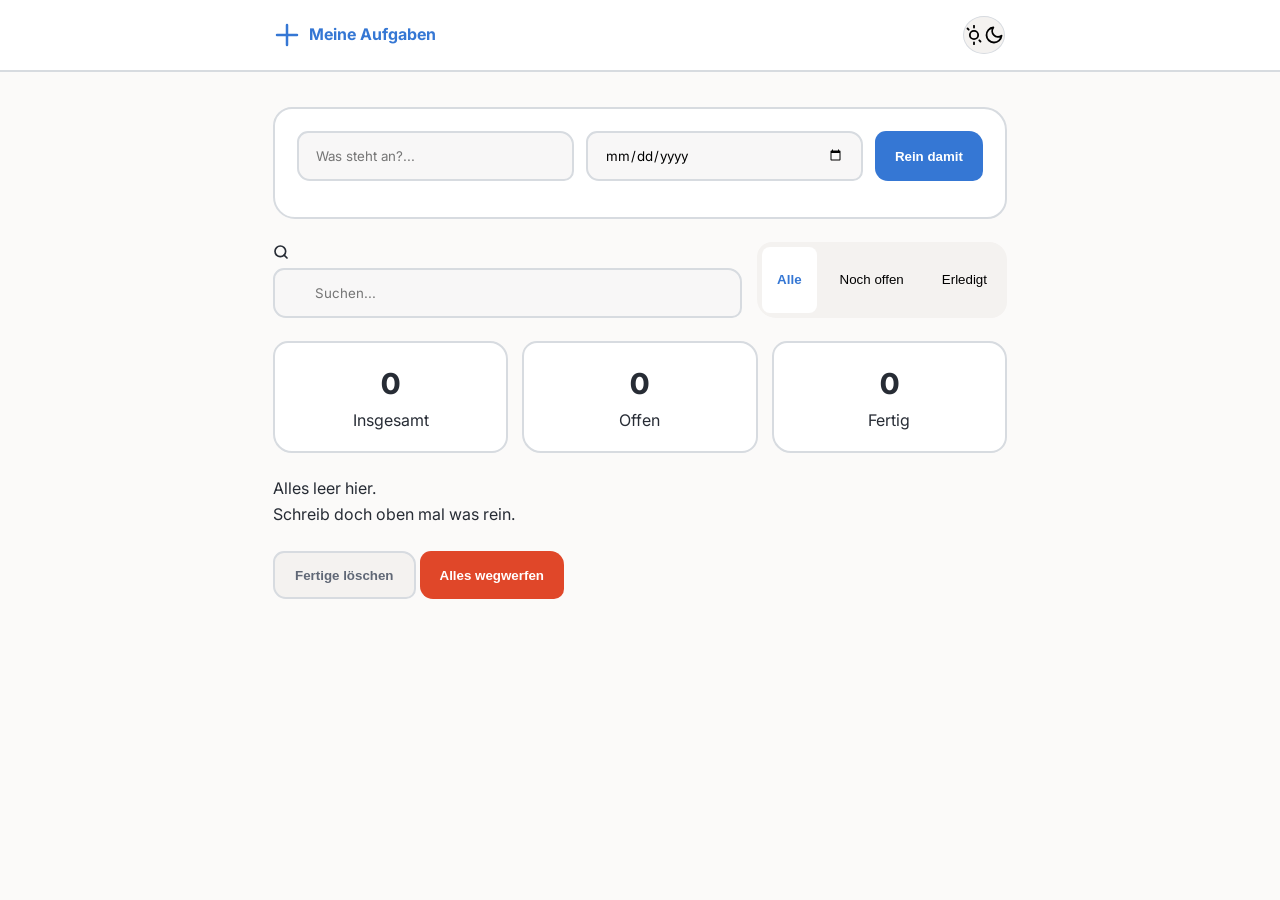
<file: index.html>
<!DOCTYPE html>
<html lang="de" data-theme="light">

<head>
  <meta charset="UTF-8" />
  <meta name="viewport" content="width=device-width, initial-scale=1.0" />
  <meta name="description" content="Meine eigene kleine Aufgabenliste. Einfach mal alles aufschreiben." />
  <title>Meine Aufgaben</title>
  <link rel="stylesheet" href="style.css" />
</head>

<body>
  <div id="toast-container" aria-live="polite" aria-atomic="true"></div>

  <header class="app-header">
    <div class="header-inner">
      <div class="logo">
        <svg width="24" height="24" viewBox="0 0 24 24" fill="none" stroke="currentColor" stroke-width="2.5"
          stroke-linecap="round" stroke-linejoin="round">
          <path d="M12 2v20M2 12h20" />
        </svg>
        <span>Meine Aufgaben</span>
      </div>
      <button id="theme-toggle" class="icon-btn" aria-label="Modus wechseln">
        <svg class="icon-sun" width="20" height="20" viewBox="0 0 24 24" fill="none" stroke="currentColor"
          stroke-width="2.2" stroke-linecap="round" stroke-linejoin="round">
          <circle cx="12" cy="12" r="5" />
          <line x1="12" y1="1" x2="12" y2="3" />
          <line x1="12" y1="21" x2="12" y2="23" />
          <line x1="4.22" y1="4.22" x2="5.64" y2="5.64" />
          <line x1="18.36" y1="18.36" x2="19.78" y2="19.78" />
        </svg>
        <svg class="icon-moon" width="20" height="20" viewBox="0 0 24 24" fill="none" stroke="currentColor"
          stroke-width="2.2" stroke-linecap="round" stroke-linejoin="round">
          <path d="M21 12.79A9 9 0 1111.21 3 7 7 0 0021 12.79z" />
        </svg>
      </button>
    </div>
  </header>

  <main class="app-main">
    <section class="add-task-section">
      <form id="task-form" class="task-form" novalidate>
        <div class="form-row">
          <div class="input-group">
            <input type="text" id="task-input" class="task-input" placeholder="Was steht an?..." maxlength="200"
              autocomplete="off" required />
          </div>
          <div class="input-group date-group">
            <input type="date" id="task-date" class="task-date" />
          </div>
          <button type="submit" id="add-btn" class="btn btn-primary">
            <span>Rein damit</span>
          </button>
        </div>
        <div id="input-error" class="input-error"></div>
      </form>
    </section>

    <section class="controls-section">
      <div class="search-wrap">
        <svg class="search-icon" width="16" height="16" viewBox="0 0 24 24" fill="none" stroke="currentColor"
          stroke-width="2.5" stroke-linecap="round" stroke-linejoin="round">
          <circle cx="11" cy="11" r="8" />
          <line x1="21" y1="21" x2="16.65" y2="16.65" />
        </svg>
        <input type="search" id="search-input" class="search-input" placeholder="Suchen..." autocomplete="off" />
        <button id="clear-search" class="clear-search-btn hidden">✕</button>
      </div>
      <nav class="filter-tabs">
        <button class="filter-btn active" data-filter="all">Alle</button>
        <button class="filter-btn" data-filter="active">Noch offen</button>
        <button class="filter-btn" data-filter="completed">Erledigt</button>
      </nav>
    </section>

    <section class="stats-section">
      <div class="stat-card">
        <span class="stat-value" id="stat-total">0</span>
        <span class="stat-label">Insgesamt</span>
      </div>
      <div class="stat-card">
        <span class="stat-value" id="stat-active">0</span>
        <span class="stat-label">Offen</span>
      </div>
      <div class="stat-card">
        <span class="stat-value" id="stat-done">0</span>
        <span class="stat-label">Fertig</span>
      </div>
    </section>

    <section class="task-list-section">
      <ul id="task-list" class="task-list"></ul>
      <div id="empty-state" class="empty-state hidden">
        <p id="empty-message">Alles leer hier.</p>
        <span id="empty-hint">Schreib doch oben mal was rein.</span>
      </div>
    </section>

    <div class="bulk-actions" id="bulk-actions">
      <button id="clear-completed-btn" class="btn btn-ghost">Fertige löschen</button>
      <button id="clear-all-btn" class="btn btn-danger">Alles wegwerfen</button>
    </div>
  </main>

  <div id="confirm-modal" class="modal-overlay hidden">
    <div class="modal">
      <h2 class="modal-title">Echt jetzt?</h2>
      <p id="modal-message" class="modal-message"></p>
      <div class="modal-actions">
        <button id="modal-cancel" class="btn btn-ghost">Lieber nicht</button>
        <button id="modal-confirm" class="btn btn-danger">Ja, weg damit!</button>
      </div>
    </div>
  </div>

  <script src="app.js"></script>
</body>

</html>
</file>
<file: style.css>
@import url('https://fonts.googleapis.com/css2?family=Inter:wght@400;500;600;700&display=swap');

*,
*::before,
*::after {
  box-sizing: border-box;
  margin: 0;
  padding: 0;
}

:root {
  --bg-base: hsl(30, 20%, 98%);
  --bg-surface: hsl(0, 0%, 100%);
  --bg-elevated: hsl(30, 15%, 95%);
  --bg-input: hsl(30, 10%, 97%);
  --text-primary: hsl(220, 15%, 18%);
  --text-secondary: hsl(220, 10%, 42%);
  --text-muted: hsl(220, 8%, 62%);
  --accent: hsl(215, 65%, 52%);
  --accent-done: hsl(145, 45%, 48%);
  --accent-done-subtle: hsl(145, 40%, 95%);
  --danger: hsl(10, 75%, 52%);
  --border: hsl(210, 12%, 86%);
  --radius-md: 11px 14px 10px 13px;
  --radius-lg: 15px 18px 16px 19px;
  --radius-xl: 19px 23px 20px 22px;
  --font: 'Inter', system-ui, sans-serif;
}

[data-theme="dark"] {
  --bg-base: hsl(220, 15%, 12%);
  --bg-surface: hsl(220, 18%, 16%);
  --bg-elevated: hsl(220, 15%, 20%);
  --bg-input: hsl(220, 18%, 14%);
  --text-primary: hsl(220, 10%, 90%);
  --text-secondary: hsl(220, 8%, 65%);
  --border: hsl(220, 12%, 26%);
}

body {
  font-family: var(--font);
  background-color: var(--bg-base);
  color: var(--text-primary);
  min-height: 100vh;
  line-height: 1.62;
}

.hidden {
  display: none !important;
}

.app-header {
  background: var(--bg-surface);
  border-bottom: 2px solid var(--border);
  height: 72px;
  display: flex;
  align-items: center;
}

.header-inner {
  max-width: 780px;
  margin: 0 auto;
  width: 100%;
  padding: 0 25px;
  display: flex;
  align-items: center;
  justify-content: space-between;
}

.logo {
  color: var(--accent);
  font-weight: 700;
  display: flex;
  align-items: center;
  gap: 10px;
}

.icon-btn {
  width: 42px;
  height: 38px;
  border-radius: 50%;
  border: 1.8px solid var(--border);
  background: var(--bg-elevated);
  cursor: pointer;
  display: flex;
  align-items: center;
  justify-content: center;
}

.app-main {
  max-width: 780px;
  margin: 0 auto;
  padding: 35px 23px;
  display: flex;
  flex-direction: column;
  gap: 23px;
}

.add-task-section {
  background: var(--bg-surface);
  border: 2px solid var(--border);
  border-radius: var(--radius-xl);
  padding: 22px;
}

.task-form {
  display: flex;
  flex-direction: column;
  gap: 14px;
}

.form-row {
  display: flex;
  gap: 12px;
  flex-wrap: wrap;
}

.input-group {
  flex: 1;
  min-width: 200px;
}

.task-input,
.task-date,
.search-input {
  width: 100%;
  height: 50px;
  padding: 0 17px;
  border: 2px solid var(--border);
  border-radius: var(--radius-md);
  background: var(--bg-input);
  font-family: var(--font);
  outline: none;
}

.task-input:focus {
  border-color: var(--accent);
  box-shadow: 3px 3px 0 hsla(215, 65%, 52%, 0.1);
}

.btn {
  min-height: 48px;
  min-width: 100px;
  border-radius: var(--radius-md);
  font-weight: 600;
  cursor: pointer;
  border: none;
  padding: 0 20px;
}

.btn-primary {
  background: var(--accent);
  color: white;
}

.btn-primary:hover {
  transform: translateY(-1px) rotate(1deg);
}

.btn-danger {
  background: var(--danger);
  color: white;
}

.btn-ghost {
  background: var(--bg-elevated);
  color: var(--text-secondary);
  border: 2px solid var(--border);
}

.controls-section {
  display: flex;
  gap: 15px;
  flex-wrap: wrap;
}

.search-wrap {
  position: relative;
  flex: 2;
}

.search-input {
  padding-left: 40px;
  width: 100%;
}

.filter-tabs {
  display: flex;
  gap: 8px;
  background: var(--bg-elevated);
  padding: 5px;
  border-radius: var(--radius-lg);
}

.filter-btn {
  padding: 8px 15px;
  border: none;
  background: transparent;
  cursor: pointer;
  font-weight: 500;
  border-radius: 8px;
}

.filter-btn.active {
  background: var(--bg-surface);
  color: var(--accent);
  font-weight: 700;
}

.stats-section {
  display: grid;
  grid-template-columns: repeat(3, 1fr);
  gap: 14px;
}

.stat-card {
  background: var(--bg-surface);
  border: 2px solid var(--border);
  border-radius: var(--radius-lg);
  padding: 18px;
  text-align: center;
}

.stat-value {
  font-size: 1.8rem;
  font-weight: 800;
  display: block;
}

.task-list {
  list-style: none;
  display: flex;
  flex-direction: column;
  gap: 12px;
}

.task-item {
  background: var(--bg-surface);
  border: 2px solid var(--border);
  border-radius: var(--radius-lg);
  padding: 15px;
  display: flex;
  align-items: flex-start;
  gap: 12px;
  animation: slide 0.2s ease;
}

.task-item.completed {
  background: var(--accent-done-subtle);
  border-color: var(--accent-done);
}

@keyframes slide {
  from {
    opacity: 0;
    transform: translateY(5px);
  }

  to {
    opacity: 1;
    transform: translateY(0);
  }
}

.task-checkbox {
  width: 22px;
  height: 22px;
  border: 2px solid var(--border);
  border-radius: 6px;
  appearance: none;
  cursor: pointer;
}

.task-checkbox:checked {
  background: var(--accent-done);
  border-color: var(--accent-done);
}

.task-content {
  flex: 1;
}

.task-date-badge {
  font-size: 0.75rem;
  background: #eee;
  padding: 2px 8px;
  border-radius: 10px;
  margin-top: 5px;
  display: inline-block;
}

.toast {
  position: fixed;
  bottom: 20px;
  right: 20px;
  background: white;
  padding: 12px 20px;
  border: 2px solid var(--border);
  border-radius: 12px;
  box-shadow: 0 5px 15px rgba(0, 0, 0, 0.1);
}

.modal-overlay {
  position: fixed;
  inset: 0;
  background: rgba(0, 0, 0, 0.4);
  display: flex;
  align-items: center;
  justify-content: center;
}

.modal {
  background: white;
  padding: 30px;
  border-radius: 20px;
  width: 90%;
  max-width: 400px;
  border: 3px solid var(--border);
}
</file>
